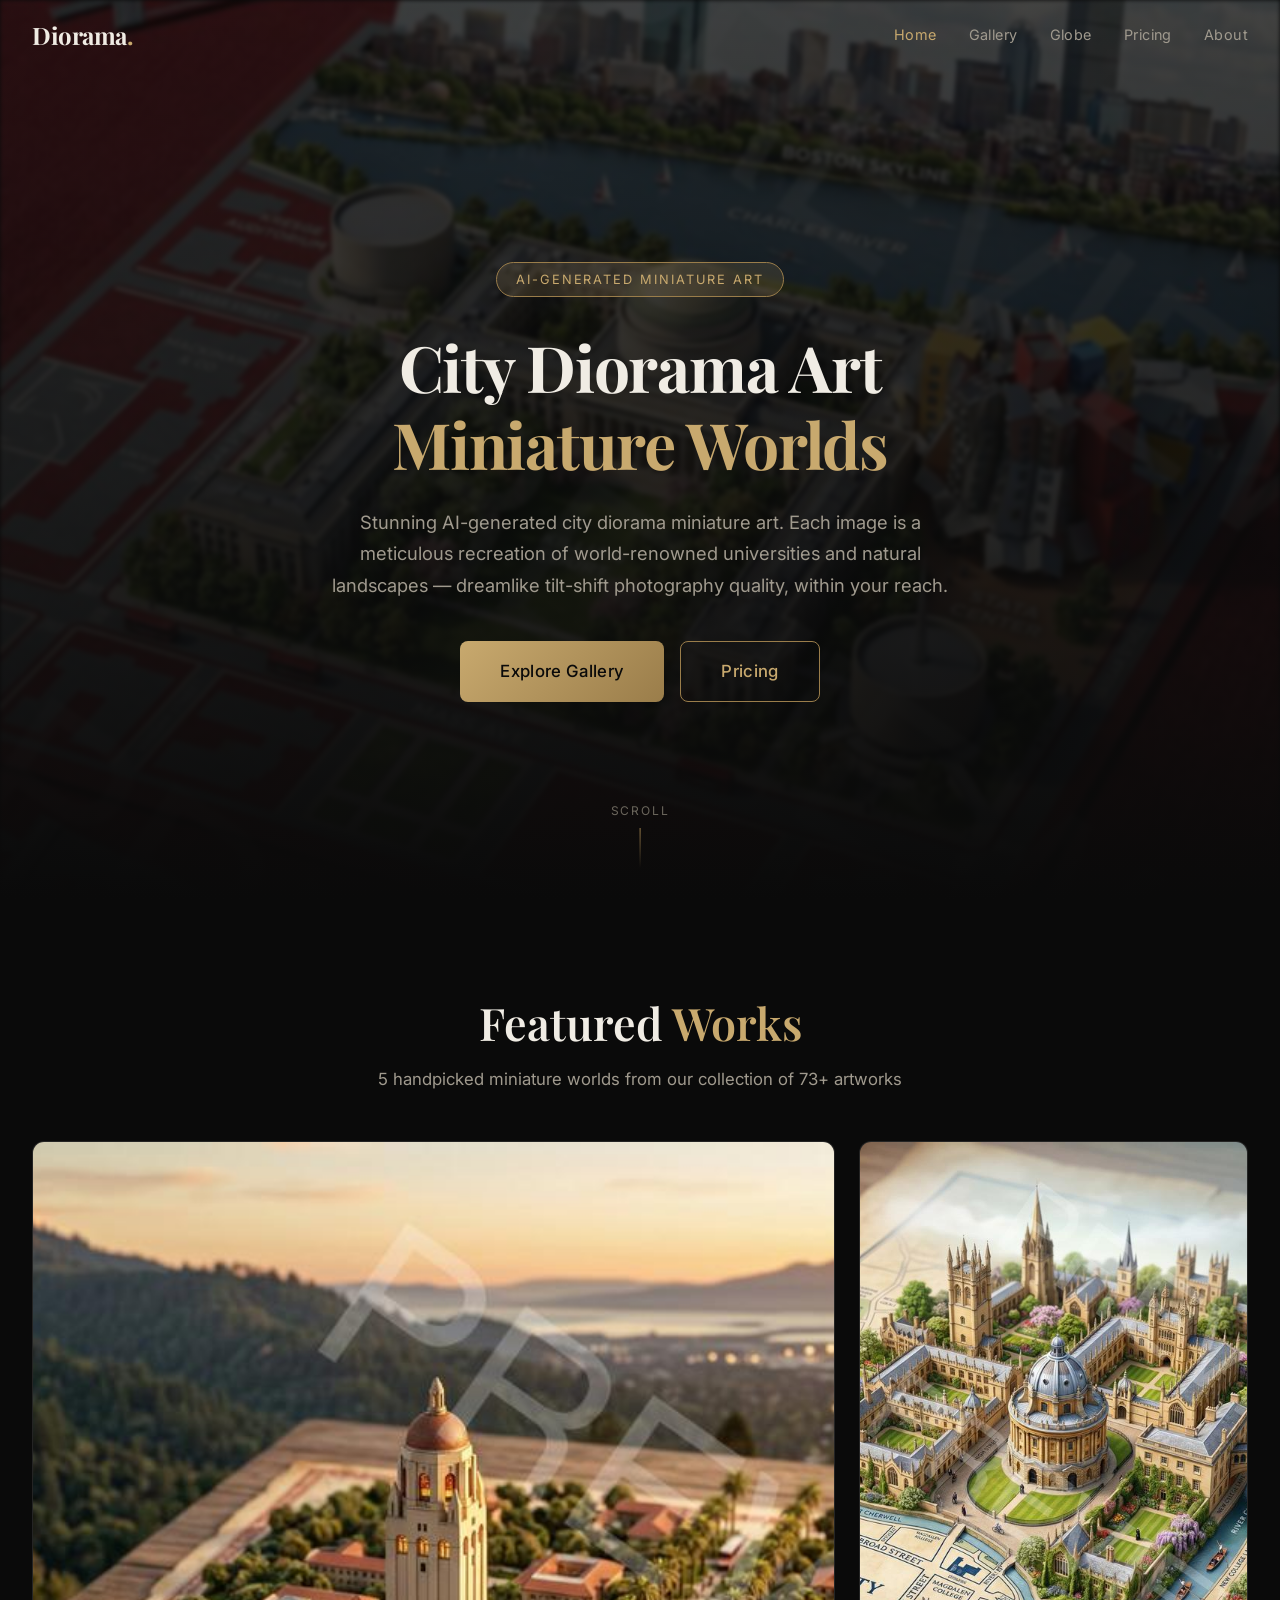
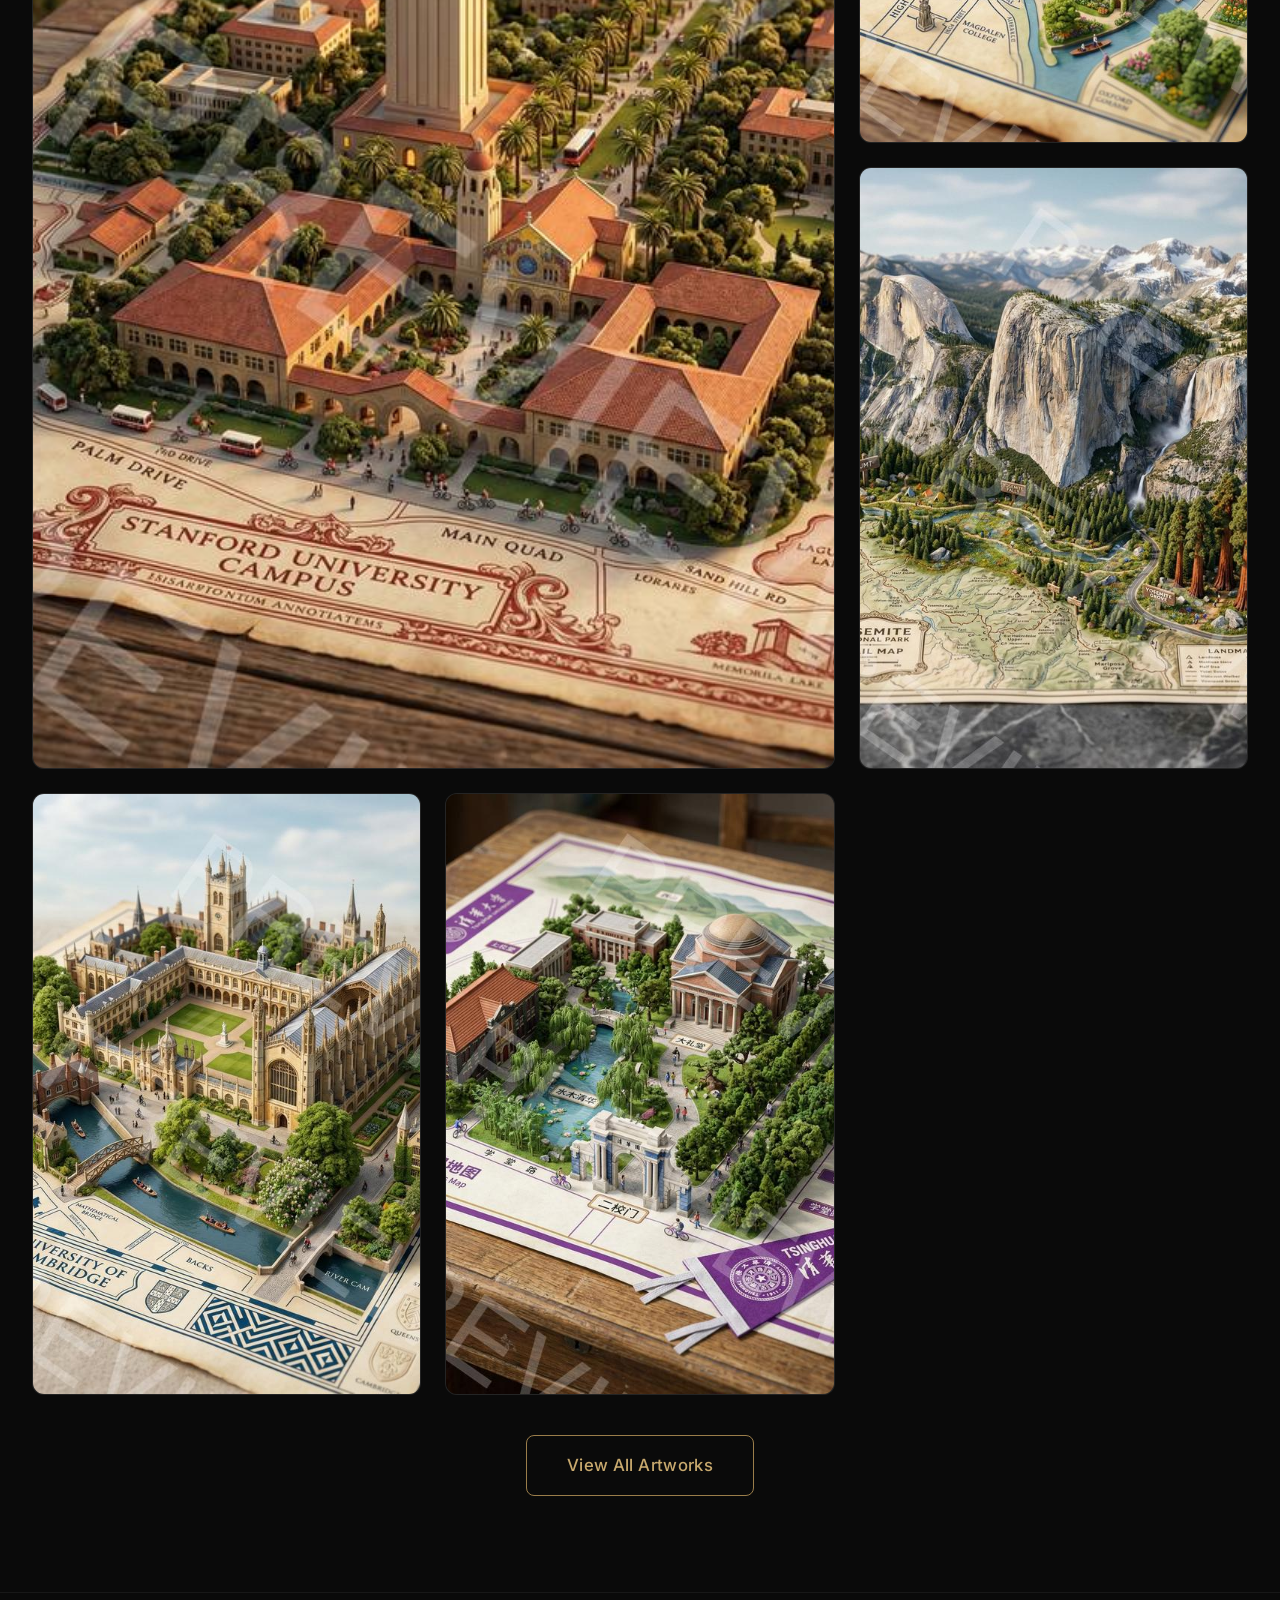
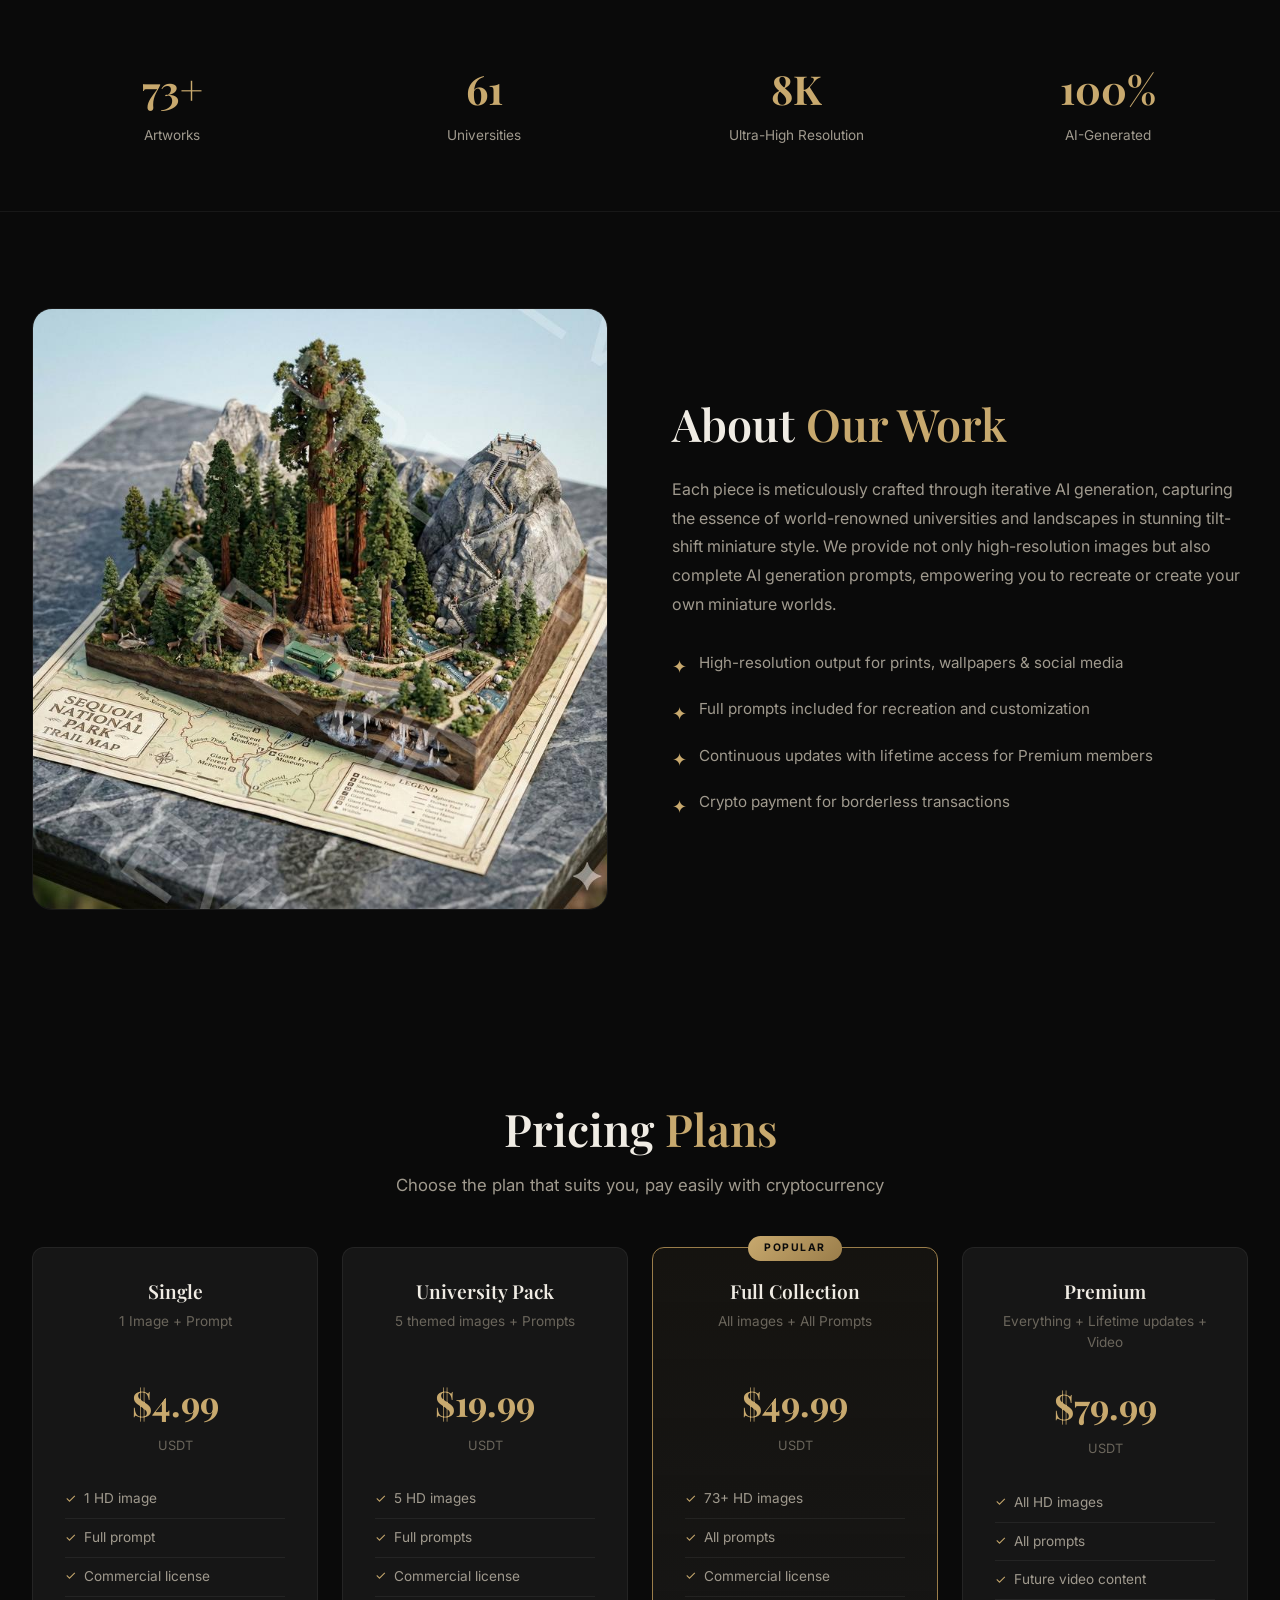
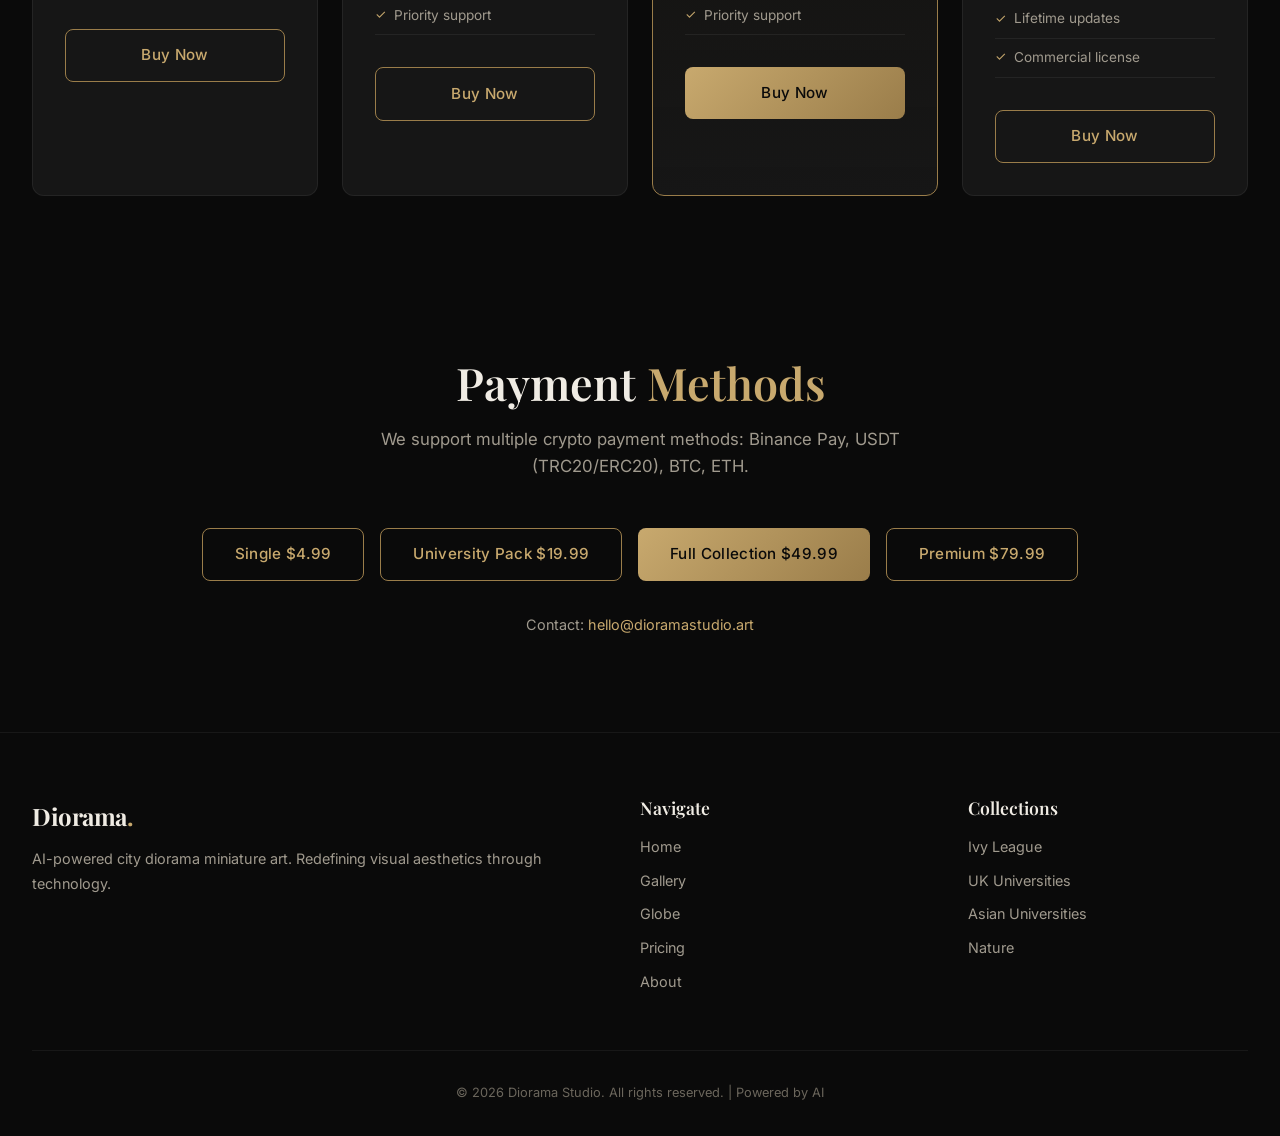
<file: index.html>
<!DOCTYPE html>
<html lang="en">
<head>
  <meta charset="UTF-8">
  <meta name="viewport" content="width=device-width, initial-scale=1.0">
  <title>Diorama Studio | AI City Miniature Art</title>
  <meta name="description" content="Premium AI-generated city diorama miniature art. Photorealistic tilt-shift style images of 70+ world-famous universities and national parks.">
  <meta name="keywords" content="diorama, miniature art, AI art, tilt-shift, city diorama, university art, digital art, AI generated, wallpaper, national park art">
  <meta name="theme-color" content="#0a0a0a">
  <link rel="canonical" href="https://die-hu.github.io/">
  <link rel="icon" type="image/png" href="assets/images/favicon.png">
  <meta property="og:title" content="Diorama Studio | AI City Miniature Art">
  <meta property="og:description" content="Premium AI-generated city diorama miniature art. Photorealistic tilt-shift style images of 70+ world-famous universities and national parks.">
  <meta property="og:type" content="website">
  <meta property="og:url" content="https://die-hu.github.io/">
  <meta property="og:image" content="https://die-hu.github.io/assets/images/og-cover.jpg">
  <meta name="twitter:card" content="summary_large_image">
  <meta name="twitter:title" content="Diorama Studio | AI City Miniature Art">
  <meta name="twitter:description" content="Premium AI-generated city diorama miniature art. Photorealistic tilt-shift images of 70+ universities and national parks.">
  <link rel="preload" as="image" href="assets/images/preview/mit-diorama-preview.jpg">
  <link rel="preconnect" href="https://fonts.googleapis.com">
  <link rel="preconnect" href="https://fonts.gstatic.com" crossorigin>
  <link href="https://fonts.googleapis.com/css2?family=Playfair+Display:wght@400;600;700&family=Inter:wght@300;400;500;600&display=swap" rel="stylesheet">
  <link rel="stylesheet" href="assets/css/style.css">
</head>
<body>

  <!-- Navigation -->
  <nav class="nav">
    <div class="nav__inner">
      <a href="index.html" class="nav__logo">Diorama<span>.</span></a>
      <ul class="nav__links">
        <li><a href="index.html" class="active">Home</a></li>
        <li><a href="gallery.html">Gallery</a></li>
        <li><a href="globe.html">Globe</a></li>
        <li><a href="#pricing">Pricing</a></li>
        <li><a href="#about">About</a></li>
      </ul>
      <button class="nav__mobile-toggle" aria-label="Menu">&#9776;</button>
    </div>
  </nav>

  <!-- Mobile Menu -->
  <div class="nav__mobile-menu">
    <button class="nav__mobile-close" aria-label="Close menu">&times;</button>
    <a href="index.html">Home</a>
    <a href="gallery.html">Gallery</a>
    <a href="globe.html">Globe</a>
    <a href="#pricing">Pricing</a>
    <a href="#about">About</a>
  </div>

  <!-- Hero -->
  <section class="hero">
    <div class="hero__bg">
      <img src="assets/images/preview/mit-diorama-preview.jpg" alt="MIT Diorama" width="1920" height="1080">
    </div>
    <div class="hero__content">
      <div class="hero__badge">AI-Generated Miniature Art</div>
      <h1 class="hero__title">City Diorama Art<br><span class="gold-text">Miniature Worlds</span></h1>
      <p class="hero__desc">
        Stunning AI-generated city diorama miniature art. Each image is a meticulous recreation of world-renowned universities and natural landscapes — dreamlike tilt-shift photography quality, within your reach.
      </p>
      <div class="hero__actions">
        <a href="gallery.html" class="btn btn--primary btn--lg">Explore Gallery</a>
        <a href="#pricing" class="btn btn--outline btn--lg">Pricing</a>
      </div>
    </div>
    <div class="hero__scroll-hint">
      <span>SCROLL</span>
      <div class="line"></div>
    </div>
  </section>

  <!-- Featured Works -->
  <section class="featured" id="featured">
    <div class="container">
      <h2 class="section-title reveal">Featured <span class="gold-text">Works</span></h2>
      <p class="section-subtitle reveal">5 handpicked miniature worlds from our collection of 73+ artworks</p>
      <div class="featured__grid">
        <a href="product.html?id=stanford" class="card reveal" style="text-decoration:none;">
          <img class="card__image" src="assets/images/preview/stanford-diorama-preview.jpg" alt="Stanford University Diorama" width="800" height="600">
          <div class="card__overlay">
            <span class="card__tag">University</span>
            <h3 class="card__title">Stanford University</h3>
            <p class="card__subtitle">A sunny afternoon by Hoover Tower and Palm Drive</p>
          </div>
        </a>
        <a href="product.html?id=oxford" class="card reveal" style="text-decoration:none;">
          <img class="card__image" src="assets/images/preview/oxford-diorama-preview.jpg" alt="Oxford University Diorama" width="800" height="600">
          <div class="card__overlay">
            <span class="card__tag">University</span>
            <h3 class="card__title">University of Oxford</h3>
            <p class="card__subtitle">Timeless elegance of ancient spires and stone cloisters</p>
          </div>
        </a>
        <a href="product.html?id=yosemite" class="card reveal" style="text-decoration:none;">
          <img class="card__image" src="assets/images/preview/yosemite-diorama-preview.jpg" alt="Yosemite Diorama" width="800" height="600">
          <div class="card__overlay">
            <span class="card__tag">Nature</span>
            <h3 class="card__title">Yosemite National Park</h3>
            <p class="card__subtitle">Half Dome and waterfalls in a magnificent miniature world</p>
          </div>
        </a>
        <a href="product.html?id=cambridge" class="card reveal" style="text-decoration:none;">
          <img class="card__image" src="assets/images/preview/cambridge-diorama-preview.jpg" alt="Cambridge University Diorama" width="800" height="600">
          <div class="card__overlay">
            <span class="card__tag">University</span>
            <h3 class="card__title">University of Cambridge</h3>
            <p class="card__subtitle">Gothic college architecture along the River Cam</p>
          </div>
        </a>
        <a href="product.html?id=tsinghua" class="card reveal" style="text-decoration:none;">
          <img class="card__image" src="assets/images/preview/tsinghua-diorama-preview.jpg" alt="Tsinghua University Diorama" width="800" height="600">
          <div class="card__overlay">
            <span class="card__tag">University</span>
            <h3 class="card__title">Tsinghua University</h3>
            <p class="card__subtitle">The iconic gate and lotus pond in Chinese garden style</p>
          </div>
        </a>
      </div>
      <div class="featured__view-all reveal">
        <a href="gallery.html" class="btn btn--outline btn--lg">View All Artworks</a>
      </div>
    </div>
  </section>

  <!-- Stats -->
  <section class="stats reveal">
    <div class="container">
      <div class="stats__grid">
        <div>
          <div class="stats__number">73+</div>
          <div class="stats__label">Artworks</div>
        </div>
        <div>
          <div class="stats__number">61</div>
          <div class="stats__label">Universities</div>
        </div>
        <div>
          <div class="stats__number">8K</div>
          <div class="stats__label">Ultra-High Resolution</div>
        </div>
        <div>
          <div class="stats__number">100%</div>
          <div class="stats__label">AI-Generated</div>
        </div>
      </div>
    </div>
  </section>

  <!-- About -->
  <section class="about" id="about">
    <div class="container">
      <div class="about__grid">
        <div class="about__image reveal">
          <img src="assets/images/preview/sequoia-diorama-preview.jpg" alt="Sequoia National Park Diorama" width="800" height="600" loading="lazy">
        </div>
        <div class="about__content reveal">
          <h2>About <span class="gold-text">Our Work</span></h2>
          <p>
            Each piece is meticulously crafted through iterative AI generation, capturing the essence of world-renowned universities and landscapes in stunning tilt-shift miniature style. We provide not only high-resolution images but also complete AI generation prompts, empowering you to recreate or create your own miniature worlds.
          </p>
          <ul class="about__features">
            <li>
              <span class="icon">&#10022;</span>
              <span>High-resolution output for prints, wallpapers & social media</span>
            </li>
            <li>
              <span class="icon">&#10022;</span>
              <span>Full prompts included for recreation and customization</span>
            </li>
            <li>
              <span class="icon">&#10022;</span>
              <span>Continuous updates with lifetime access for Premium members</span>
            </li>
            <li>
              <span class="icon">&#10022;</span>
              <span>Crypto payment for borderless transactions</span>
            </li>
          </ul>
        </div>
      </div>
    </div>
  </section>

  <!-- Pricing -->
  <section class="pricing" id="pricing">
    <div class="container">
      <h2 class="section-title reveal">Pricing <span class="gold-text">Plans</span></h2>
      <p class="section-subtitle reveal">Choose the plan that suits you, pay easily with cryptocurrency</p>
      <div class="pricing__grid">

        <div class="price-card reveal">
          <h3 class="price-card__name">Single</h3>
          <p class="price-card__desc">1 Image + Prompt</p>
          <div class="price-card__price">$4.99</div>
          <div class="price-card__currency">USDT</div>
          <ul class="price-card__features">
            <li>1 HD image</li>
            <li>Full prompt</li>
            <li>Commercial license</li>
          </ul>
          <a href="payment.html?product=single" class="btn btn--outline" style="width:100%;justify-content:center;">Buy Now</a>
        </div>

        <div class="price-card reveal">
          <h3 class="price-card__name">University Pack</h3>
          <p class="price-card__desc">5 themed images + Prompts</p>
          <div class="price-card__price">$19.99</div>
          <div class="price-card__currency">USDT</div>
          <ul class="price-card__features">
            <li>5 HD images</li>
            <li>Full prompts</li>
            <li>Commercial license</li>
            <li>Priority support</li>
          </ul>
          <a href="payment.html?product=university" class="btn btn--outline" style="width:100%;justify-content:center;">Buy Now</a>
        </div>

        <div class="price-card price-card--featured reveal">
          <h3 class="price-card__name">Full Collection</h3>
          <p class="price-card__desc">All images + All Prompts</p>
          <div class="price-card__price">$49.99</div>
          <div class="price-card__currency">USDT</div>
          <ul class="price-card__features">
            <li>73+ HD images</li>
            <li>All prompts</li>
            <li>Commercial license</li>
            <li>Priority support</li>
          </ul>
          <a href="payment.html?product=collection" class="btn btn--primary" style="width:100%;justify-content:center;">Buy Now</a>
        </div>

        <div class="price-card reveal">
          <h3 class="price-card__name">Premium</h3>
          <p class="price-card__desc">Everything + Lifetime updates + Video</p>
          <div class="price-card__price">$79.99</div>
          <div class="price-card__currency">USDT</div>
          <ul class="price-card__features">
            <li>All HD images</li>
            <li>All prompts</li>
            <li>Future video content</li>
            <li>Lifetime updates</li>
            <li>Commercial license</li>
          </ul>
          <a href="payment.html?product=premium" class="btn btn--outline" style="width:100%;justify-content:center;">Buy Now</a>
        </div>

      </div>
    </div>
  </section>

  <!-- Payment / Contact -->
  <section class="about" id="contact" style="padding: 4rem 0 6rem;">
    <div class="container container--narrow" style="text-align:center;">
      <h2 class="section-title reveal">Payment <span class="gold-text">Methods</span></h2>
      <p class="section-subtitle reveal">
        We support multiple crypto payment methods: Binance Pay, USDT (TRC20/ERC20), BTC, ETH.
      </p>
      <div class="reveal" style="display:flex;flex-wrap:wrap;gap:1rem;justify-content:center;margin-bottom:2rem;">
        <a href="payment.html?product=single" class="btn btn--outline">Single $4.99</a>
        <a href="payment.html?product=university" class="btn btn--outline">University Pack $19.99</a>
        <a href="payment.html?product=collection" class="btn btn--primary">Full Collection $49.99</a>
        <a href="payment.html?product=premium" class="btn btn--outline">Premium $79.99</a>
      </div>
      <p class="reveal" style="color:var(--text-secondary);font-size:0.9rem;">
        Contact: <a href="mailto:hello@dioramastudio.art">hello@dioramastudio.art</a>
      </p>
    </div>
  </section>

  <!-- Footer -->
  <footer class="footer">
    <div class="container">
      <div class="footer__grid">
        <div class="footer__brand">
          <div class="nav__logo">Diorama<span>.</span></div>
          <p>AI-powered city diorama miniature art. Redefining visual aesthetics through technology.</p>
        </div>
        <div>
          <h4>Navigate</h4>
          <ul class="footer__links">
            <li><a href="index.html">Home</a></li>
            <li><a href="gallery.html">Gallery</a></li>
            <li><a href="globe.html">Globe</a></li>
            <li><a href="index.html#pricing">Pricing</a></li>
            <li><a href="index.html#about">About</a></li>
          </ul>
        </div>
        <div>
          <h4>Collections</h4>
          <ul class="footer__links">
            <li><a href="gallery.html?filter=ivy">Ivy League</a></li>
            <li><a href="gallery.html?filter=uk">UK Universities</a></li>
            <li><a href="gallery.html?filter=asia">Asian Universities</a></li>
            <li><a href="gallery.html?filter=nature">Nature</a></li>
          </ul>
        </div>
      </div>
      <div class="footer__bottom">
        &copy; 2026 Diorama Studio. All rights reserved. | Powered by AI
      </div>
    </div>
  </footer>

  <script src="assets/js/main.js"></script>

  <!-- Structured Data: Organization + WebSite -->
  <script type="application/ld+json">
  {
    "@context": "https://schema.org",
    "@type": "Organization",
    "name": "Diorama Studio",
    "url": "https://die-hu.github.io/",
    "logo": "https://die-hu.github.io/assets/images/favicon.png",
    "description": "Premium AI-generated city diorama miniature art. Photorealistic tilt-shift style images of world-famous universities and national parks.",
    "contactPoint": {
      "@type": "ContactPoint",
      "email": "hello@dioramastudio.art",
      "contactType": "customer service"
    }
  }
  </script>
  <script type="application/ld+json">
  {
    "@context": "https://schema.org",
    "@type": "WebSite",
    "name": "Diorama Studio",
    "url": "https://die-hu.github.io/",
    "description": "Premium AI-generated city diorama miniature art featuring 70+ universities and national parks.",
    "potentialAction": {
      "@type": "SearchAction",
      "target": "https://die-hu.github.io/gallery.html?filter={search_term_string}",
      "query-input": "required name=search_term_string"
    }
  }
  </script>
</body>
</html>
</file>
<file: assets/css/style.css>
/* ============================================
   DIORAMA STUDIO - Premium AI Art Store
   Dark theme with warm gold/amber accents
   ============================================ */

/* --- CSS Variables --- */
:root {
  --bg-primary: #0a0a0a;
  --bg-secondary: #111111;
  --bg-card: #161616;
  --bg-card-hover: #1a1a1a;
  --bg-glass: rgba(22, 22, 22, 0.75);
  --bg-glass-hover: rgba(30, 30, 30, 0.85);
  --border-glass: rgba(200, 170, 110, 0.12);
  --border-subtle: rgba(255, 255, 255, 0.06);

  --gold: #c8a96e;
  --gold-light: #e0c98f;
  --gold-dark: #9a7d4a;
  --gold-glow: rgba(200, 169, 110, 0.15);
  --gold-glow-strong: rgba(200, 169, 110, 0.3);

  --text-primary: #f0ece4;
  --text-secondary: #a09a8e;
  --text-muted: #6b665c;

  --font-heading: 'Playfair Display', serif;
  --font-body: 'Inter', sans-serif;

  --transition-fast: 0.2s ease;
  --transition-medium: 0.4s ease;
  --transition-slow: 0.7s ease;

  --radius-sm: 8px;
  --radius-md: 12px;
  --radius-lg: 20px;

  --container-width: 1280px;
  --container-narrow: 960px;
}

/* --- Reset & Base --- */
*, *::before, *::after {
  margin: 0;
  padding: 0;
  box-sizing: border-box;
}

html {
  scroll-behavior: smooth;
  font-size: 16px;
  -webkit-font-smoothing: antialiased;
  -moz-osx-font-smoothing: grayscale;
}

body {
  font-family: var(--font-body);
  background: var(--bg-primary);
  color: var(--text-primary);
  line-height: 1.6;
  overflow-x: hidden;
}

a {
  color: var(--gold);
  text-decoration: none;
  transition: color var(--transition-fast);
}

a:hover {
  color: var(--gold-light);
}

img {
  max-width: 100%;
  display: block;
}

/* --- Typography --- */
h1, h2, h3, h4 {
  font-family: var(--font-heading);
  font-weight: 600;
  line-height: 1.2;
  color: var(--text-primary);
}

h1 { font-size: clamp(2.2rem, 5vw, 4rem); }
h2 { font-size: clamp(1.6rem, 3.5vw, 2.8rem); }
h3 { font-size: clamp(1.2rem, 2.5vw, 1.6rem); }
h4 { font-size: 1.1rem; }

.section-title {
  text-align: center;
  margin-bottom: 1rem;
}

.section-subtitle {
  text-align: center;
  color: var(--text-secondary);
  font-size: 1.05rem;
  max-width: 600px;
  margin: 0 auto 3rem;
}

.gold-text {
  color: var(--gold);
}

/* --- Container --- */
.container {
  max-width: var(--container-width);
  margin: 0 auto;
  padding: 0 2rem;
}

.container--narrow {
  max-width: var(--container-narrow);
}

/* --- Buttons --- */
.btn {
  display: inline-flex;
  align-items: center;
  gap: 0.5rem;
  padding: 0.85rem 2rem;
  border-radius: var(--radius-sm);
  font-family: var(--font-body);
  font-size: 0.95rem;
  font-weight: 500;
  cursor: pointer;
  border: none;
  transition: all var(--transition-medium);
  letter-spacing: 0.02em;
}

.btn--primary {
  background: linear-gradient(135deg, var(--gold), var(--gold-dark));
  color: var(--bg-primary);
}

.btn--primary:hover {
  background: linear-gradient(135deg, var(--gold-light), var(--gold));
  color: var(--bg-primary);
  transform: translateY(-2px);
  box-shadow: 0 8px 30px var(--gold-glow-strong);
}

.btn--outline {
  background: transparent;
  color: var(--gold);
  border: 1px solid var(--gold-dark);
}

.btn--outline:hover {
  background: var(--gold-glow);
  border-color: var(--gold);
  color: var(--gold-light);
  transform: translateY(-2px);
}

.btn--lg {
  padding: 1rem 2.5rem;
  font-size: 1.05rem;
}

/* --- Navigation --- */
.nav {
  position: fixed;
  top: 0;
  left: 0;
  right: 0;
  z-index: 1000;
  padding: 1rem 0;
  transition: all var(--transition-medium);
}

.nav--scrolled {
  background: rgba(10, 10, 10, 0.92);
  backdrop-filter: blur(20px);
  -webkit-backdrop-filter: blur(20px);
  border-bottom: 1px solid var(--border-subtle);
  padding: 0.7rem 0;
}

.nav__inner {
  display: flex;
  align-items: center;
  justify-content: space-between;
  max-width: var(--container-width);
  margin: 0 auto;
  padding: 0 2rem;
}

.nav__logo {
  font-family: var(--font-heading);
  font-size: 1.5rem;
  font-weight: 700;
  color: var(--text-primary);
  letter-spacing: -0.02em;
}

.nav__logo span {
  color: var(--gold);
}

.nav__links {
  display: flex;
  align-items: center;
  gap: 2rem;
  list-style: none;
}

.nav__links a {
  color: var(--text-secondary);
  font-size: 0.9rem;
  font-weight: 400;
  letter-spacing: 0.03em;
  transition: color var(--transition-fast);
}

.nav__links a:hover,
.nav__links a.active {
  color: var(--gold);
}

.nav__lang {
  font-size: 0.85rem;
  color: var(--text-muted);
  cursor: pointer;
  padding: 0.3rem 0.7rem;
  border: 1px solid var(--border-subtle);
  border-radius: var(--radius-sm);
  background: transparent;
  transition: all var(--transition-fast);
}

.nav__lang:hover {
  border-color: var(--gold-dark);
  color: var(--text-secondary);
}

.nav__mobile-toggle {
  display: none;
  background: none;
  border: none;
  color: var(--text-primary);
  font-size: 1.5rem;
  cursor: pointer;
}

/* --- Hero Section --- */
.hero {
  position: relative;
  min-height: 100vh;
  display: flex;
  align-items: center;
  overflow: hidden;
}

.hero__bg {
  position: absolute;
  inset: 0;
  z-index: 0;
}

.hero__bg img {
  width: 100%;
  height: 100%;
  object-fit: cover;
  opacity: 0.35;
  filter: blur(2px);
}

.hero__bg::after {
  content: '';
  position: absolute;
  inset: 0;
  background: linear-gradient(
    180deg,
    rgba(10, 10, 10, 0.3) 0%,
    rgba(10, 10, 10, 0.6) 50%,
    rgba(10, 10, 10, 1) 100%
  );
}

.hero__content {
  position: relative;
  z-index: 1;
  max-width: 720px;
  padding: 8rem 2rem 4rem;
  margin: 0 auto;
  text-align: center;
}

.hero__badge {
  display: inline-block;
  padding: 0.4rem 1.2rem;
  border: 1px solid var(--gold-dark);
  border-radius: 50px;
  font-size: 0.8rem;
  letter-spacing: 0.15em;
  text-transform: uppercase;
  color: var(--gold);
  margin-bottom: 2rem;
  background: var(--gold-glow);
}

.hero__title {
  margin-bottom: 1.5rem;
  font-weight: 700;
  letter-spacing: -0.02em;
}

.hero__desc {
  color: var(--text-secondary);
  font-size: 1.15rem;
  margin-bottom: 2.5rem;
  line-height: 1.7;
}

.hero__actions {
  display: flex;
  gap: 1rem;
  justify-content: center;
  flex-wrap: wrap;
}

.hero__scroll-hint {
  position: absolute;
  bottom: 2rem;
  left: 50%;
  transform: translateX(-50%);
  z-index: 1;
  display: flex;
  flex-direction: column;
  align-items: center;
  gap: 0.5rem;
  color: var(--text-muted);
  font-size: 0.75rem;
  letter-spacing: 0.15em;
  text-transform: uppercase;
  animation: float 2s ease-in-out infinite;
}

.hero__scroll-hint .line {
  width: 1px;
  height: 40px;
  background: linear-gradient(to bottom, var(--gold-dark), transparent);
}

@keyframes float {
  0%, 100% { transform: translateX(-50%) translateY(0); }
  50% { transform: translateX(-50%) translateY(8px); }
}

/* --- Featured Grid (Homepage) --- */
.featured {
  padding: 6rem 0;
}

.featured__grid {
  display: grid;
  grid-template-columns: repeat(3, 1fr);
  gap: 1.5rem;
}

.featured__grid .card:first-child {
  grid-column: span 2;
  grid-row: span 2;
}

/* --- Card Component --- */
.card {
  position: relative;
  border-radius: var(--radius-md);
  overflow: hidden;
  cursor: pointer;
  background: var(--bg-card);
  border: 1px solid var(--border-subtle);
  transition: all var(--transition-medium);
}

.card:hover {
  border-color: var(--gold-dark);
  transform: translateY(-4px);
  box-shadow: 0 20px 60px rgba(0, 0, 0, 0.4), 0 0 20px var(--gold-glow), 0 0 40px var(--gold-glow);
}

.card__image {
  width: 100%;
  aspect-ratio: 4/3;
  object-fit: cover;
  transition: transform var(--transition-slow);
}

.card:first-child .card__image {
  aspect-ratio: auto;
  height: 100%;
}

.card:hover .card__image {
  transform: scale(1.05);
}

.card__overlay {
  position: absolute;
  inset: 0;
  background: linear-gradient(
    to top,
    rgba(10, 10, 10, 0.9) 0%,
    rgba(10, 10, 10, 0.3) 40%,
    transparent 100%
  );
  display: flex;
  flex-direction: column;
  justify-content: flex-end;
  padding: 1.5rem;
  opacity: 0;
  transition: opacity var(--transition-medium);
}

.card:hover .card__overlay {
  opacity: 1;
}

.card__tag {
  display: inline-block;
  font-size: 0.7rem;
  text-transform: uppercase;
  letter-spacing: 0.12em;
  color: var(--gold);
  background: var(--gold-glow);
  padding: 0.25rem 0.6rem;
  border-radius: 4px;
  margin-bottom: 0.5rem;
  width: fit-content;
}

.card__title {
  font-family: var(--font-heading);
  font-size: 1.1rem;
  color: var(--text-primary);
  margin-bottom: 0.3rem;
}

.card__subtitle {
  font-size: 0.85rem;
  color: var(--text-secondary);
}

/* --- Stats Section --- */
.stats {
  padding: 4rem 0;
  border-top: 1px solid var(--border-subtle);
  border-bottom: 1px solid var(--border-subtle);
}

.stats__grid {
  display: grid;
  grid-template-columns: repeat(4, 1fr);
  gap: 2rem;
  text-align: center;
}

.stats__number {
  font-family: var(--font-heading);
  font-size: 2.5rem;
  color: var(--gold);
  font-weight: 700;
}

.stats__label {
  font-size: 0.85rem;
  color: var(--text-secondary);
  margin-top: 0.3rem;
}

/* --- About / Value Proposition --- */
.about {
  padding: 6rem 0;
}

.about__grid {
  display: grid;
  grid-template-columns: 1fr 1fr;
  gap: 4rem;
  align-items: center;
}

.about__image {
  border-radius: var(--radius-lg);
  overflow: hidden;
  border: 1px solid var(--border-subtle);
}

.about__image img {
  width: 100%;
  aspect-ratio: 4/3;
  object-fit: cover;
}

.about__content h2 {
  margin-bottom: 1.5rem;
}

.about__content p {
  color: var(--text-secondary);
  margin-bottom: 1.5rem;
  line-height: 1.8;
}

.about__features {
  list-style: none;
  display: grid;
  gap: 1rem;
  margin-top: 2rem;
}

.about__features li {
  display: flex;
  align-items: flex-start;
  gap: 0.75rem;
  color: var(--text-secondary);
  font-size: 0.95rem;
}

.about__features .icon {
  color: var(--gold);
  font-size: 1.1rem;
  margin-top: 0.15rem;
  flex-shrink: 0;
}

/* --- Pricing Section --- */
.pricing {
  padding: 6rem 0;
}

.pricing__grid {
  display: grid;
  grid-template-columns: repeat(4, 1fr);
  gap: 1.5rem;
}

.price-card {
  background: var(--bg-card);
  border: 1px solid var(--border-subtle);
  border-radius: var(--radius-md);
  padding: 2rem;
  text-align: center;
  transition: all var(--transition-medium);
  position: relative;
}

.price-card:hover {
  border-color: var(--border-glass);
  transform: translateY(-4px);
  box-shadow: 0 20px 60px rgba(0, 0, 0, 0.4);
}

.price-card--featured {
  border-color: var(--gold-dark);
  background: linear-gradient(180deg, rgba(200, 169, 110, 0.06) 0%, var(--bg-card) 100%);
}

.price-card--featured::before {
  content: 'POPULAR';
  position: absolute;
  top: -0.7rem;
  left: 50%;
  transform: translateX(-50%);
  background: linear-gradient(135deg, var(--gold), var(--gold-dark));
  color: var(--bg-primary);
  font-size: 0.65rem;
  font-weight: 700;
  letter-spacing: 0.15em;
  padding: 0.25rem 1rem;
  border-radius: 50px;
}

.price-card__name {
  font-family: var(--font-heading);
  font-size: 1.2rem;
  margin-bottom: 0.5rem;
}

.price-card__desc {
  font-size: 0.85rem;
  color: var(--text-muted);
  margin-bottom: 1.5rem;
  min-height: 2.5rem;
}

.price-card__price {
  font-family: var(--font-heading);
  font-size: 2.2rem;
  font-weight: 700;
  color: var(--gold);
  margin-bottom: 0.3rem;
}

.price-card__currency {
  font-size: 0.8rem;
  color: var(--text-muted);
  margin-bottom: 1.5rem;
}

.price-card__features {
  list-style: none;
  text-align: left;
  margin-bottom: 2rem;
}

.price-card__features li {
  font-size: 0.85rem;
  color: var(--text-secondary);
  padding: 0.5rem 0;
  border-bottom: 1px solid var(--border-subtle);
  display: flex;
  align-items: center;
  gap: 0.5rem;
}

.price-card__features li::before {
  content: '\2713';
  color: var(--gold);
  font-size: 0.8rem;
}

/* --- Gallery Page --- */
.gallery-hero {
  padding: 8rem 0 3rem;
  text-align: center;
}

.gallery-filters {
  display: flex;
  justify-content: center;
  gap: 0.5rem;
  margin-bottom: 3rem;
  flex-wrap: wrap;
}

.filter-btn {
  background: transparent;
  border: 1px solid var(--border-subtle);
  color: var(--text-secondary);
  padding: 0.5rem 1.2rem;
  border-radius: 50px;
  font-family: var(--font-body);
  font-size: 0.85rem;
  cursor: pointer;
  transition: all var(--transition-fast);
}

.filter-btn:hover {
  border-color: var(--gold-dark);
  color: var(--text-primary);
}

.filter-btn.active {
  background: var(--gold-glow);
  border-color: var(--gold-dark);
  color: var(--gold);
}

.gallery-grid {
  display: grid;
  grid-template-columns: repeat(auto-fill, minmax(300px, 1fr));
  gap: 1.5rem;
  padding-bottom: 4rem;
}

.gallery-grid .card__image {
  aspect-ratio: 4/3;
}

/* --- Lightbox --- */
.lightbox {
  position: fixed;
  inset: 0;
  z-index: 2000;
  background: rgba(0, 0, 0, 0.95);
  display: flex;
  align-items: center;
  justify-content: center;
  opacity: 0;
  pointer-events: none;
  transition: opacity var(--transition-medium);
  backdrop-filter: blur(10px);
}

.lightbox.active {
  opacity: 1;
  pointer-events: all;
}

.lightbox__content {
  position: relative;
  max-width: 90vw;
  max-height: 85vh;
  display: flex;
  flex-direction: column;
  align-items: center;
}

.lightbox__img {
  max-width: 100%;
  max-height: 70vh;
  border-radius: var(--radius-md);
  object-fit: contain;
}

.lightbox__info {
  text-align: center;
  margin-top: 1.5rem;
}

.lightbox__title {
  font-family: var(--font-heading);
  font-size: 1.5rem;
  margin-bottom: 0.5rem;
}

.lightbox__desc {
  color: var(--text-secondary);
  font-size: 0.95rem;
  margin-bottom: 1rem;
}

.lightbox__close {
  position: absolute;
  top: -3rem;
  right: 0;
  background: none;
  border: none;
  color: var(--text-secondary);
  font-size: 1.8rem;
  cursor: pointer;
  transition: color var(--transition-fast);
  width: 40px;
  height: 40px;
  display: flex;
  align-items: center;
  justify-content: center;
}

.lightbox__close:hover {
  color: var(--text-primary);
}

.lightbox__nav {
  position: absolute;
  top: 50%;
  transform: translateY(-50%);
  background: var(--bg-glass);
  border: 1px solid var(--border-subtle);
  color: var(--text-primary);
  width: 48px;
  height: 48px;
  border-radius: 50%;
  display: flex;
  align-items: center;
  justify-content: center;
  cursor: pointer;
  font-size: 1.2rem;
  transition: all var(--transition-fast);
}

.lightbox__nav:hover {
  background: var(--bg-glass-hover);
  border-color: var(--gold-dark);
}

.lightbox__nav--prev { left: -4rem; }
.lightbox__nav--next { right: -4rem; }

/* --- Product Detail --- */
.product {
  padding: 8rem 0 4rem;
}

.product__grid {
  display: grid;
  grid-template-columns: 1fr 1fr;
  gap: 4rem;
  align-items: start;
}

.product__image-wrap {
  border-radius: var(--radius-lg);
  overflow: hidden;
  border: 1px solid var(--border-subtle);
  position: relative;
}

.product__image-wrap img {
  width: 100%;
  aspect-ratio: 4/3;
  object-fit: cover;
}

.product__watermark {
  position: absolute;
  inset: 0;
  display: flex;
  align-items: center;
  justify-content: center;
  font-family: var(--font-heading);
  font-size: 2rem;
  color: rgba(255, 255, 255, 0.08);
  letter-spacing: 0.3em;
  text-transform: uppercase;
  pointer-events: none;
  transform: rotate(-25deg);
}

.product__info h1 {
  font-size: 2rem;
  margin-bottom: 0.5rem;
}

.product__category {
  color: var(--gold);
  font-size: 0.85rem;
  text-transform: uppercase;
  letter-spacing: 0.12em;
  margin-bottom: 1.5rem;
}

.product__description {
  color: var(--text-secondary);
  line-height: 1.8;
  margin-bottom: 2rem;
}

.product__prompt-preview {
  background: var(--bg-secondary);
  border: 1px solid var(--border-subtle);
  border-radius: var(--radius-sm);
  padding: 1.5rem;
  margin-bottom: 2rem;
}

.product__prompt-preview h4 {
  color: var(--gold);
  font-size: 0.8rem;
  text-transform: uppercase;
  letter-spacing: 0.1em;
  margin-bottom: 0.75rem;
}

.product__prompt-preview p {
  color: var(--text-muted);
  font-size: 0.9rem;
  font-style: italic;
  line-height: 1.6;
}

.product__price-section {
  background: var(--bg-card);
  border: 1px solid var(--border-glass);
  border-radius: var(--radius-md);
  padding: 2rem;
}

.product__price {
  font-family: var(--font-heading);
  font-size: 2.5rem;
  font-weight: 700;
  color: var(--gold);
}

.product__price-note {
  color: var(--text-muted);
  font-size: 0.85rem;
  margin-bottom: 1.5rem;
}

.product__qr {
  text-align: center;
  margin: 1.5rem 0;
}

.product__qr img {
  width: 200px;
  height: 200px;
  margin: 0 auto;
  border-radius: var(--radius-sm);
  border: 1px solid var(--border-subtle);
}

.product__qr-label {
  font-size: 0.8rem;
  color: var(--text-muted);
  margin-top: 0.5rem;
}

/* --- Footer --- */
.footer {
  padding: 4rem 0 2rem;
  border-top: 1px solid var(--border-subtle);
}

.footer__grid {
  display: grid;
  grid-template-columns: 2fr 1fr 1fr;
  gap: 3rem;
  margin-bottom: 3rem;
}

.footer__brand p {
  color: var(--text-secondary);
  font-size: 0.9rem;
  margin-top: 0.75rem;
  line-height: 1.7;
}

.footer h4 {
  color: var(--text-primary);
  font-family: var(--font-heading);
  margin-bottom: 1rem;
}

.footer__links {
  list-style: none;
}

.footer__links li {
  margin-bottom: 0.5rem;
}

.footer__links a {
  color: var(--text-secondary);
  font-size: 0.9rem;
}

.footer__links a:hover {
  color: var(--gold);
}

.footer__bottom {
  text-align: center;
  padding-top: 2rem;
  border-top: 1px solid var(--border-subtle);
  color: var(--text-muted);
  font-size: 0.8rem;
}

/* --- Scroll Animations --- */
.reveal {
  opacity: 0;
  transform: translateY(30px);
  transition: opacity 0.8s ease, transform 0.8s ease;
}

.reveal.visible {
  opacity: 1;
  transform: translateY(0);
}

/* --- Mobile Menu --- */
.nav__mobile-menu {
  display: none;
  position: fixed;
  inset: 0;
  z-index: 999;
  background: rgba(10, 10, 10, 0.98);
  backdrop-filter: blur(20px);
  flex-direction: column;
  align-items: center;
  justify-content: center;
  gap: 2rem;
}

.nav__mobile-menu.active {
  display: flex;
}

.nav__mobile-menu a {
  font-family: var(--font-heading);
  font-size: 1.5rem;
  color: var(--text-primary);
}

.nav__mobile-menu a:hover {
  color: var(--gold);
}

/* --- Gallery Search Box --- */
.gallery-search {
  display: flex;
  justify-content: center;
  margin-bottom: 1.5rem;
}

.gallery-search__input {
  width: 100%;
  max-width: 400px;
  padding: 0.65rem 1.2rem;
  border-radius: 50px;
  border: 1px solid var(--border-subtle);
  background: var(--bg-card);
  color: var(--text-primary);
  font-family: var(--font-body);
  font-size: 0.9rem;
  outline: none;
  transition: border-color var(--transition-fast);
}

.gallery-search__input::placeholder {
  color: var(--text-muted);
}

.gallery-search__input:focus {
  border-color: var(--gold-dark);
}

/* --- Filter Button Count Badge --- */
.filter-btn .filter-count {
  display: inline-block;
  font-size: 0.7rem;
  background: var(--gold-glow);
  color: var(--gold);
  padding: 0.1rem 0.45rem;
  border-radius: 50px;
  margin-left: 0.35rem;
  font-weight: 600;
  min-width: 1.3em;
  text-align: center;
}

/* --- Breadcrumb Navigation --- */
.breadcrumb {
  display: flex;
  align-items: center;
  gap: 0.5rem;
  font-size: 0.85rem;
  color: var(--text-muted);
  margin-bottom: 1.5rem;
  flex-wrap: wrap;
}

.breadcrumb a {
  color: var(--text-secondary);
}

.breadcrumb a:hover {
  color: var(--gold);
}

.breadcrumb__sep {
  color: var(--text-muted);
  font-size: 0.7rem;
}

.breadcrumb__current {
  color: var(--text-primary);
}

/* --- Product Image Zoom --- */
.product__image-wrap {
  overflow: hidden;
}

.product__image-wrap img {
  transition: transform 0.5s ease;
}

.product__image-wrap:hover img {
  transform: scale(1.08);
}

/* --- Share Button --- */
.product__share-btn {
  display: inline-flex;
  align-items: center;
  gap: 0.5rem;
  padding: 0.5rem 1rem;
  border: 1px solid var(--border-subtle);
  border-radius: var(--radius-sm);
  background: transparent;
  color: var(--text-secondary);
  font-family: var(--font-body);
  font-size: 0.85rem;
  cursor: pointer;
  transition: all var(--transition-fast);
}

.product__share-btn:hover {
  border-color: var(--gold-dark);
  color: var(--gold);
}

.product__share-btn.copied {
  border-color: var(--gold);
  color: var(--gold);
}

/* --- View All Button --- */
.featured__view-all {
  text-align: center;
  margin-top: 2.5rem;
}

/* --- Mobile Menu Close Button --- */
.nav__mobile-close {
  position: absolute;
  top: 1.5rem;
  right: 1.5rem;
  background: none;
  border: none;
  color: var(--text-primary);
  font-size: 2rem;
  cursor: pointer;
  z-index: 1001;
  width: 44px;
  height: 44px;
  display: flex;
  align-items: center;
  justify-content: center;
  transition: color var(--transition-fast);
}

.nav__mobile-close:hover {
  color: var(--gold);
}

/* --- Mobile Menu Animation --- */
.nav__mobile-menu {
  opacity: 0;
  transition: opacity 0.3s ease;
}

.nav__mobile-menu.active {
  opacity: 1;
}

/* --- Responsive --- */
@media (max-width: 1024px) {
  .featured__grid {
    grid-template-columns: repeat(2, 1fr);
  }

  .featured__grid .card:first-child {
    grid-column: span 2;
    grid-row: span 1;
  }

  .pricing__grid {
    grid-template-columns: repeat(2, 1fr);
  }

  .stats__grid {
    grid-template-columns: repeat(2, 1fr);
    gap: 1.5rem;
  }

  .about__grid {
    gap: 2rem;
  }

  .product__grid {
    gap: 2rem;
  }

  .lightbox__nav--prev { left: 1rem; }
  .lightbox__nav--next { right: 1rem; }
}

@media (max-width: 768px) {
  .nav__links {
    display: none;
  }

  .nav__mobile-toggle {
    display: block;
  }

  .hero__content {
    padding: 7rem 1.5rem 3rem;
  }

  .featured__grid {
    grid-template-columns: 1fr;
  }

  .featured__grid .card:first-child {
    grid-column: span 1;
  }

  .about__grid {
    grid-template-columns: 1fr;
    gap: 2rem;
  }

  .pricing__grid {
    grid-template-columns: 1fr;
  }

  .product__grid {
    grid-template-columns: 1fr;
  }

  .footer__grid {
    grid-template-columns: 1fr;
    gap: 2rem;
  }

  .gallery-grid {
    grid-template-columns: repeat(auto-fill, minmax(250px, 1fr));
  }

  .stats__grid {
    grid-template-columns: repeat(2, 1fr);
  }

  .container {
    padding: 0 1.25rem;
  }
}

@media (max-width: 480px) {
  .gallery-grid {
    grid-template-columns: 1fr;
  }

  .hero__actions {
    flex-direction: column;
    align-items: center;
  }

  .btn--lg {
    width: 100%;
    justify-content: center;
  }
}
</file>
